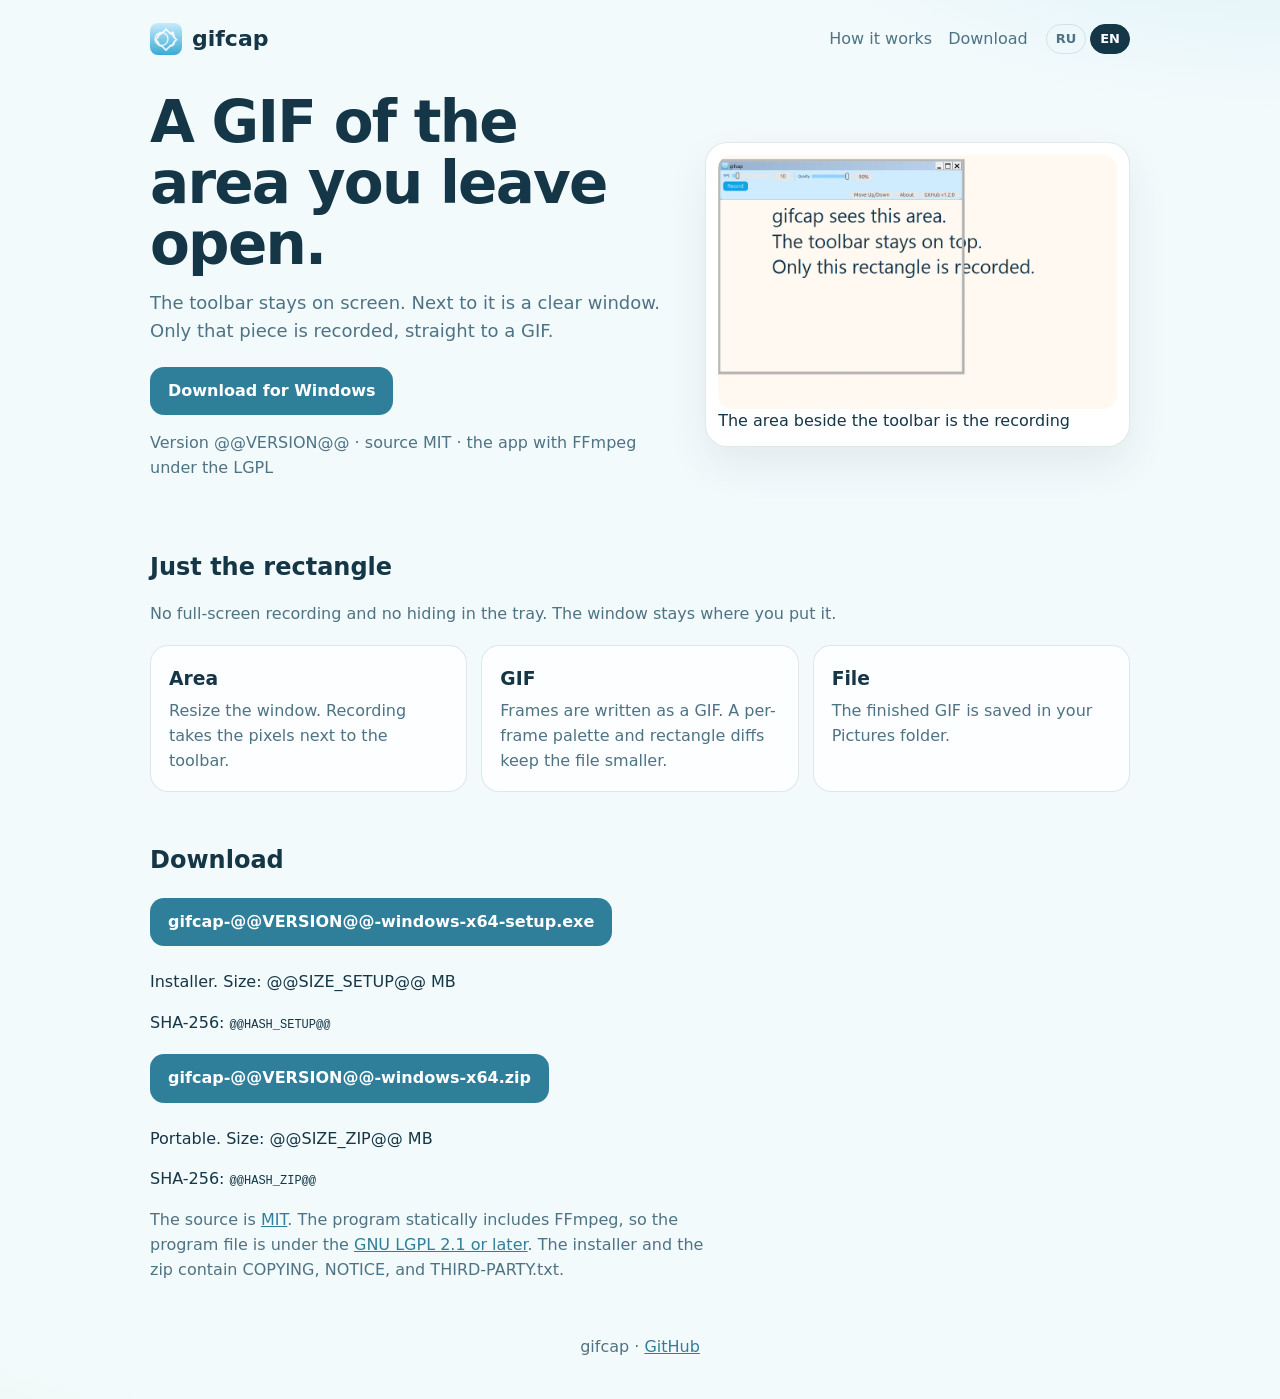
<file: site/index.html>
<!DOCTYPE html>
<html lang="ru" data-size-unit="МБ">
<head>
  <meta charset="UTF-8">
  <meta name="viewport" content="width=device-width, initial-scale=1">
  <title>gifcap — запись GIF выбранной области экрана</title>
  <meta name="description" content="gifcap записывает GIF той области экрана, которую вы оставили рядом с панелью. Маленькая программа для Windows, без записи всего экрана.">
  <meta name="robots" content="index, follow">
  <link rel="canonical" href="https://machine202502.github.io/gifcap/">
  <link rel="alternate" hreflang="ru" href="https://machine202502.github.io/gifcap/">
  <link rel="alternate" hreflang="en" href="https://machine202502.github.io/gifcap/en/">
  <link rel="alternate" hreflang="x-default" href="https://machine202502.github.io/gifcap/en/">
  <meta property="og:title" content="gifcap — запись GIF выбранной области">
  <meta property="og:description" content="Обведите участок экрана и получите GIF. Windows.">
  <meta property="og:url" content="https://machine202502.github.io/gifcap/">
  <meta property="og:image" content="https://machine202502.github.io/gifcap/assets/screenshot.webp">
  <link rel="icon" href="favicon.ico" sizes="any">
  <link rel="icon" type="image/png" href="assets/icon.png">
  <link rel="apple-touch-icon" href="assets/icon.png">
  <link rel="stylesheet" href="styles.css">
  <script>
    (function () {
      var chosen = null;
      try { chosen = localStorage.getItem("gifcap-lang"); } catch (e) {}
      var want = chosen === "ru" || chosen === "en" ? chosen : null;
      if (!want) {
        var langs = navigator.languages || [navigator.language || "en"];
        want = "en";
        for (var i = 0; i < langs.length; i++) {
          var tag = String(langs[i]).toLowerCase();
          if (tag.indexOf("ru") === 0) { want = "ru"; break; }
          if (tag.indexOf("en") === 0) { want = "en"; break; }
        }
      }
      var here = document.documentElement.lang.indexOf("ru") === 0 ? "ru" : "en";
      var bot = /bot|crawl|spider|slurp|facebookexternalhit|preview/i.test(navigator.userAgent);
      if (!bot && want !== here) location.replace(here === "ru" ? "en/" : "../");
    })();
  </script>
</head>
<body>
  <header class="nav">
    <a class="brand" href="#top"><img src="assets/icon.png" alt="" width="32" height="32">gifcap</a>
    <nav class="nav-links">
      <a href="#how">Как это работает</a>
      <a href="#download">Скачать</a>
    </nav>
    <nav class="langs" aria-label="Язык">
      <a href="./" hreflang="ru" lang="ru" data-lang-set="ru" aria-current="true">RU</a>
      <a href="en/" hreflang="en" lang="en" data-lang-set="en">EN</a>
    </nav>
  </header>
  <main id="top">
    <section class="hero">
      <div>
        <h1>GIF той области, которую вы оставили.</h1>
        <p class="lead">Панель остаётся на экране. Под ней или над ней — прозрачное окно. Записывается только этот кусок, сразу в GIF.</p>
        <a class="btn" data-dl-setup href="https://github.com/machine202502/gifcap/releases/latest/download/gifcap-@@VERSION@@-windows-x64-setup.exe">Скачать для Windows</a>
        <p class="hint">Версия <span data-version>@@VERSION@@</span> · исходники MIT · программа с FFmpeg под LGPL</p>
      </div>
      <figure class="shot">
        <img src="assets/screenshot.webp" alt="Окно gifcap: панель сверху и область записи под ней">
        <figcaption>Область под панелью и есть запись</figcaption>
      </figure>
    </section>
    <section class="section" id="how">
      <h2>Только нужный прямоугольник</h2>
      <p class="section-sub">Нет записи всего экрана и нет сворачивания в трей. Окно остаётся там, куда вы его поставили.</p>
      <div class="cards">
        <article class="card"><h3>Область</h3><p>Измените размер окна. Запись берёт пиксели рядом с панелью.</p></article>
        <article class="card"><h3>GIF</h3><p>Кадры сразу пишутся в GIF. Палитра и прямоугольные отличия держат файл меньше без мыла.</p></article>
        <article class="card"><h3>Файл</h3><p>Готовый GIF появляется в папке «Изображения».</p></article>
      </div>
    </section>
    <section class="section" id="download">
      <h2>Скачать</h2>
      <div class="dl">
        <a class="btn" data-dl-setup href="https://github.com/machine202502/gifcap/releases/latest/download/gifcap-@@VERSION@@-windows-x64-setup.exe">gifcap-<span data-version>@@VERSION@@</span>-windows-x64-setup.exe</a>
        <p>Установщик. Размер: <span data-size-setup>@@SIZE_SETUP@@ МБ</span></p>
        <p>SHA-256: <span class="hash" data-hash-setup>@@HASH_SETUP@@</span></p>
      </div>
      <div class="dl">
        <a class="btn" data-dl-zip href="https://github.com/machine202502/gifcap/releases/latest/download/gifcap-@@VERSION@@-windows-x64.zip">gifcap-<span data-version>@@VERSION@@</span>-windows-x64.zip</a>
        <p>Портативная версия. Размер: <span data-size-zip>@@SIZE_ZIP@@ МБ</span></p>
        <p>SHA-256: <span class="hash" data-hash-zip>@@HASH_ZIP@@</span></p>
        <p class="license-note">Исходный код — <a href="https://github.com/machine202502/gifcap/blob/main/LICENSE">MIT</a>. В программе статически собран FFmpeg, поэтому файл программы под <a href="https://www.gnu.org/licenses/old-licenses/lgpl-2.1.html">GNU LGPL 2.1 или новее</a>. Установщик и архив содержат COPYING, NOTICE и THIRD-PARTY.txt.</p>
      </div>
    </section>
  </main>
  <footer class="footer">gifcap · <a href="https://github.com/machine202502/gifcap">GitHub</a></footer>
  <script src="app.js"></script>
</body>
</html>
</file>
<file: site/styles.css>
:root {
  --bg: #f3fafc;
  --ink: #143646;
  --soft: #4d7384;
  --card: #ffffff;
  --line: rgba(61, 111, 134, 0.16);
  --accent: #2f7f9a;
}
* { box-sizing: border-box; }
body {
  margin: 0;
  font-family: "Segoe UI", system-ui, sans-serif;
  color: var(--ink);
  background:
    radial-gradient(900px 420px at 100% -10%, #d7f0f6, transparent 60%),
    radial-gradient(700px 380px at -10% 110%, #e7f6ea, transparent 55%),
    var(--bg);
  line-height: 1.55;
}
a { color: var(--accent); }
.nav, main, .footer { width: min(980px, calc(100% - 32px)); margin: 0 auto; }
.nav {
  display: flex;
  align-items: center;
  gap: 18px;
  padding: 22px 0 8px;
}
.brand { display: inline-flex; align-items: center; gap: 10px; font-weight: 750; font-size: 22px; color: inherit; text-decoration: none; }
.brand img { width: 32px; height: 32px; border-radius: 8px; }
.nav-links { display: flex; gap: 16px; margin-left: auto; }
.nav-links a { color: var(--soft); text-decoration: none; }
.langs { display: flex; gap: 4px; }
.langs a {
  text-decoration: none;
  color: var(--soft);
  border: 1px solid var(--line);
  border-radius: 999px;
  padding: 4px 9px;
  font-size: 13px;
  font-weight: 700;
}
.langs a[aria-current="true"] { background: var(--ink); color: white; border-color: var(--ink); }
.hero { display: grid; grid-template-columns: 1.1fr 0.9fr; gap: 36px; align-items: center; padding: 28px 0 10px; }
h1 { font-size: clamp(36px, 5vw, 58px); line-height: 1.05; letter-spacing: -0.03em; margin: 0 0 14px; }
.lead { color: var(--soft); font-size: 18px; margin: 0 0 22px; }
.btn {
  display: inline-flex;
  align-items: center;
  justify-content: center;
  background: var(--accent);
  color: white;
  text-decoration: none;
  border-radius: 14px;
  padding: 12px 18px;
  font-weight: 700;
}
.hint, .section-sub, .license-note, .footer { color: var(--soft); }
.shot {
  margin: 0;
  background: var(--card);
  border: 1px solid var(--line);
  border-radius: 22px;
  padding: 12px;
  box-shadow: 0 18px 40px rgba(20, 54, 70, 0.08);
}
.shot img { width: 100%; border-radius: 14px; display: block; cursor: zoom-in; }
.section { padding: 42px 0 8px; }
.section h2 { margin: 0 0 8px; }
.cards { display: grid; grid-template-columns: repeat(3, 1fr); gap: 14px; margin-top: 18px; }
.card { background: rgba(255,255,255,0.8); border: 1px solid var(--line); border-radius: 18px; padding: 18px; }
.card h3 { margin: 0 0 6px; }
.card p { margin: 0; color: var(--soft); }
.dl { max-width: 560px; margin-top: 18px; }
.dl .btn { margin-bottom: 8px; }
.hash { font-family: Consolas, monospace; font-size: 12px; word-break: break-all; }
.footer { padding: 28px 0 40px; text-align: center; }
.lightbox {
  width: 100vw; height: 100vh; max-width: none; margin: 0; border: 0; background: transparent; padding: 0;
}
.lightbox[open] { display: grid; place-items: center; }
.lightbox::backdrop { background: rgba(12, 28, 36, 0.78); backdrop-filter: blur(12px); }
.lightbox img { max-width: min(960px, calc(100vw - 40px)); max-height: calc(100vh - 80px); border-radius: 16px; }
.lightbox figcaption { color: #f4fbfd; text-align: center; margin-top: 10px; }
@media (max-width: 800px) {
  .hero, .cards { grid-template-columns: 1fr; }
  .nav-links { display: none; }
}
</file>
